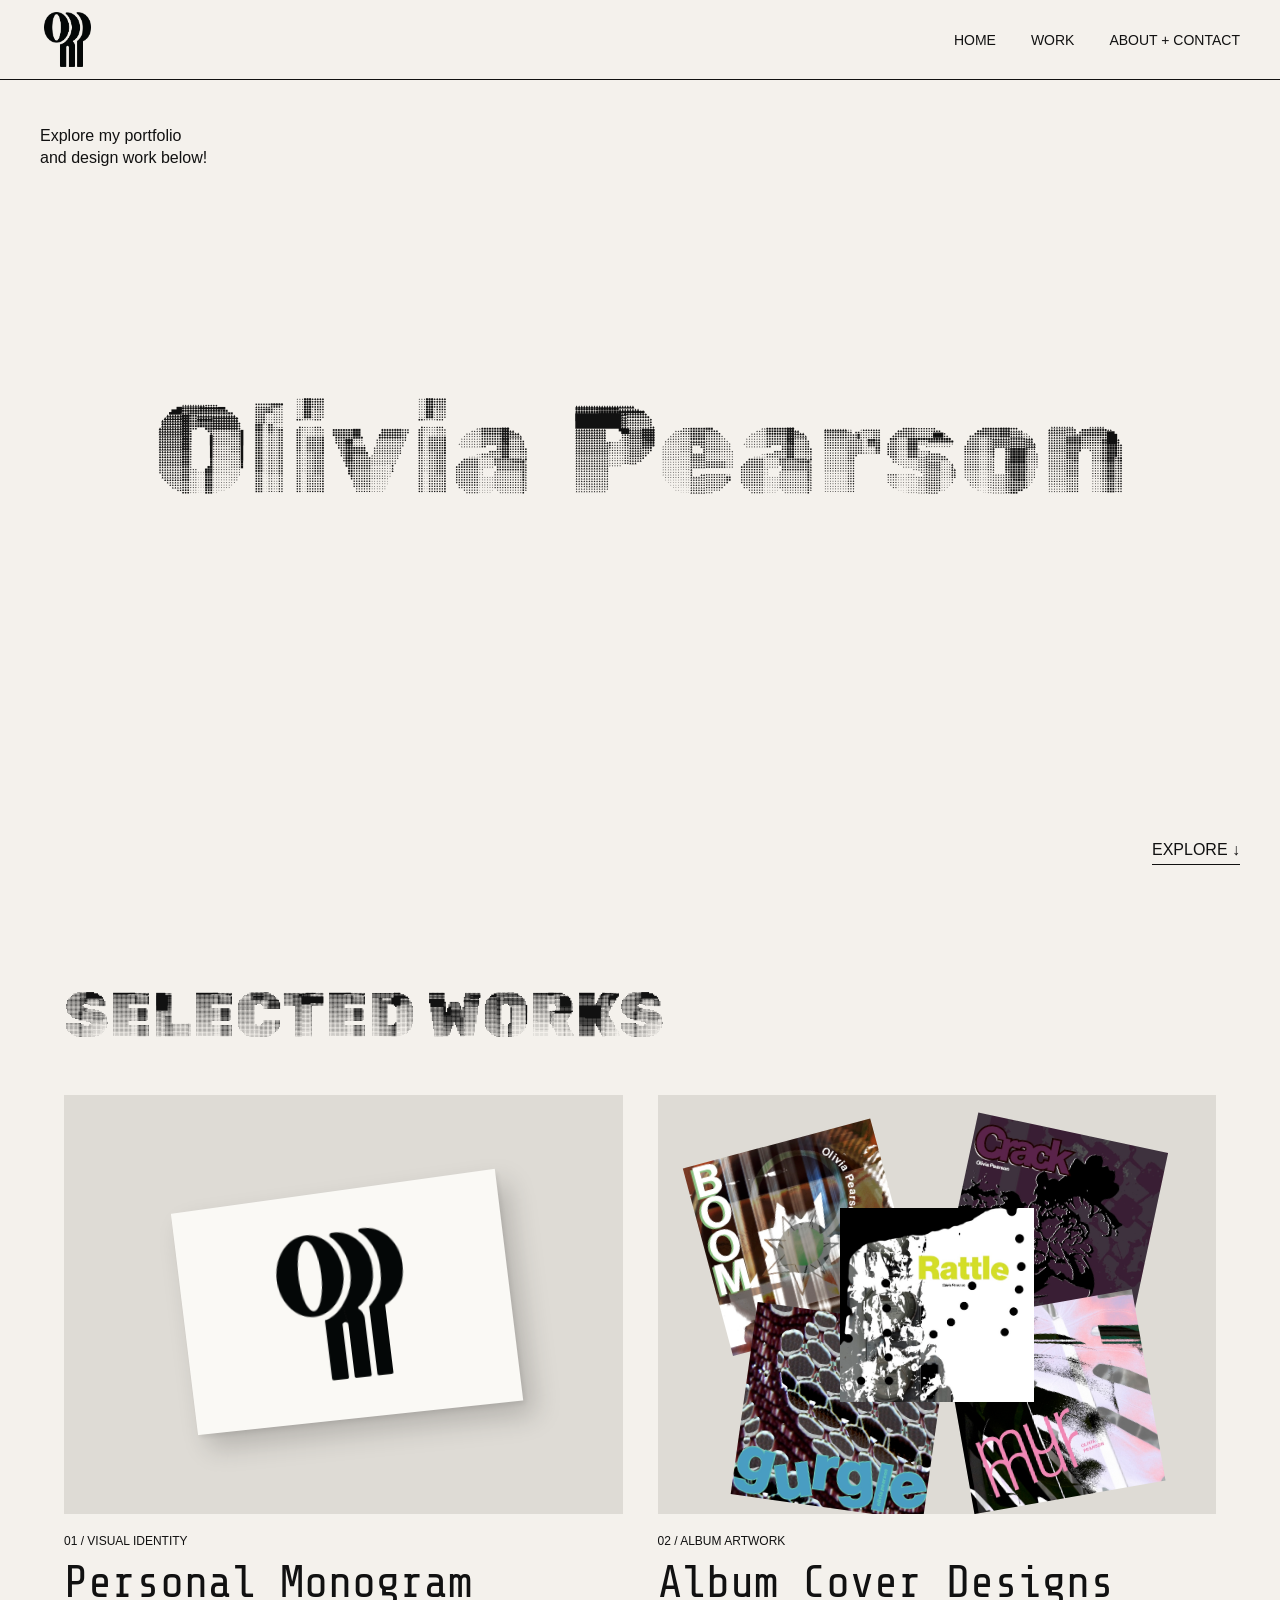
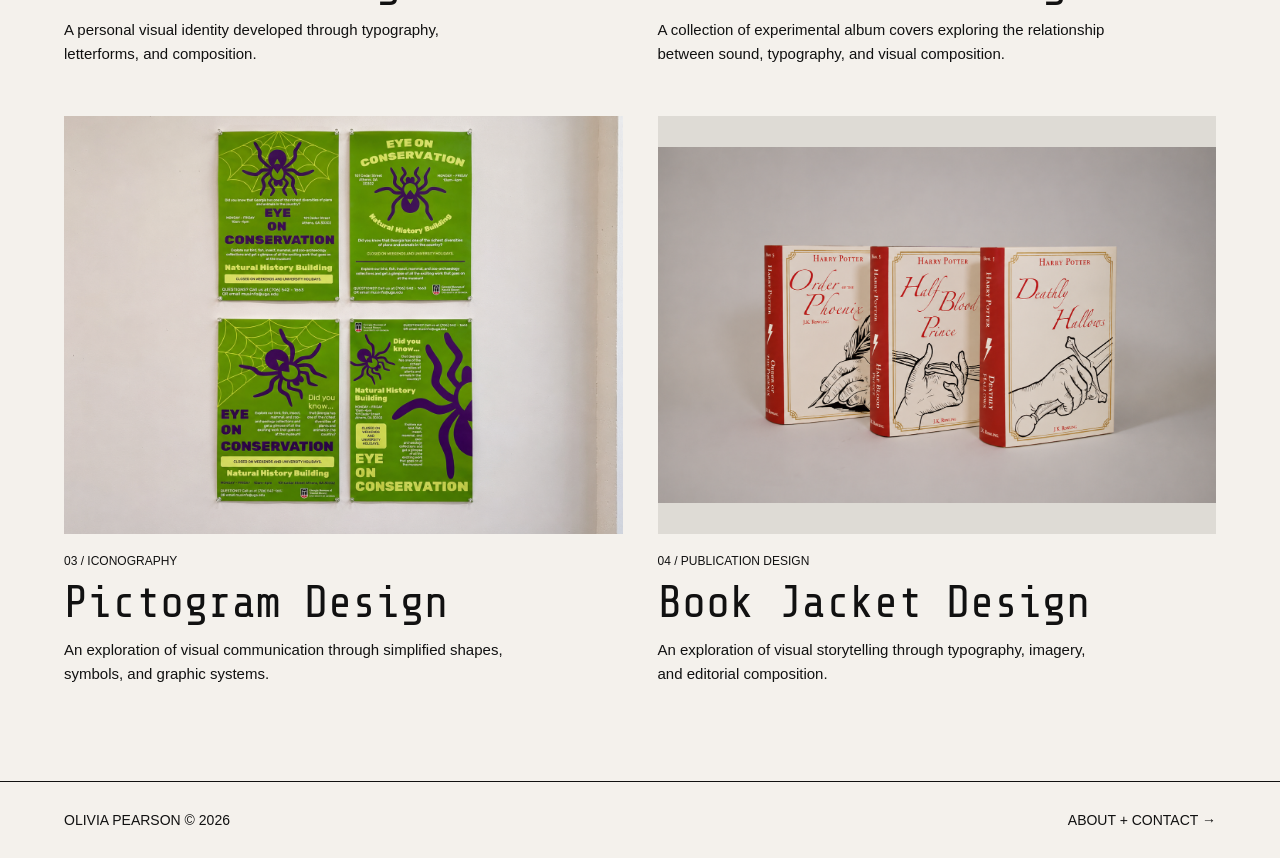
<file: index.html>
<!DOCTYPE html>
<html lang="en">

<head>
    <meta charset="UTF-8">
    <meta name="viewport"
          content="width=device-width, initial-scale=1.0">

    <title>Olivia Pearson | Portfolio</title>

    <!-- GOOGLE FONTS -->
    <link rel="preconnect"
          href="https://fonts.googleapis.com">

    <link rel="preconnect"
          href="https://fonts.gstatic.com"
          crossorigin>

    <link
        href="https://fonts.googleapis.com/css2?family=Rubik+80s+Fade&family=Share+Tech+Mono&display=swap"
        rel="stylesheet">

    <!-- STYLESHEET -->
    <link rel="stylesheet" href="style.css">

    <!-- INTERACTIVE TYPOGRAPHY -->
    <script src="script.js" defer></script>
</head>

<body>

    <!-- UNIVERSAL NAVIGATION -->
    <nav class="site-nav" aria-label="Main navigation">

        <a href="index.html" class="nav-logo">
            <img src="ORPmonogram.png"
                 alt="Olivia Pearson monogram">
        </a>

        <div class="nav-links">
            <a href="index.html">HOME</a>
            <a href="#selected-works">WORK</a>
            <a href="aboutme.html">ABOUT + CONTACT</a>
        </div>

    </nav>

    <!-- HERO SECTION -->
    <header class="hero">

        <p class="hero-intro">
            Explore my portfolio<br>
            and design work below!
        </p>

        <div class="hero-center">

            <h1 class="hero-title"
                id="interactive-name"
                aria-label="Olivia Pearson">
                Olivia Pearson
            </h1>

        </div>

        <a href="#selected-works" class="explore-button">
            EXPLORE ↓
        </a>

    </header>

    <!-- SELECTED WORKS -->
    <main id="selected-works" class="works-section">

        <div class="section-heading">
            <h2>SELECTED WORKS</h2>
        </div>

        <!-- ALL FOUR PROJECTS INSIDE GRID -->
        <div class="projects">

            <!-- PROJECT 01: PERSONAL MONOGRAM -->
            <article class="project">

                <a href="monogram.html"
                   class="project-image monogram-preview"
                   aria-label="View Personal Monogram case study">

                    <div class="mockup-card">
                        <img src="ORPmonogram.png"
                             alt="ORP personal monogram">
                    </div>

                    <span class="image-overlay">
                        VIEW CASE STUDY
                    </span>

                </a>

                <div class="description">

                    <span class="project-number">
                        01 / VISUAL IDENTITY
                    </span>

                    <h3>
                        <a href="monogram.html">
                            Personal Monogram
                        </a>
                    </h3>

                    <p>
                        A personal visual identity developed
                        through typography, letterforms,
                        and composition.
                    </p>

                </div>

            </article>

            <!-- PROJECT 02: ALBUM COVER DESIGNS -->
            <article class="project">

                <a href="Albums.html"
                   class="album-preview"
                   aria-label="View Album Cover Designs case study">

                    <div class="album-gallery">

                        <img src="BOOM.jpg"
                             alt="Boom album cover">

                        <img src="Crack.jpg"
                             alt="Crack album cover">

                        <img src="Gurgle.jpg"
                             alt="Gurgle album cover">

                        <img src="Murmur.jpg"
                             alt="Murmur album cover">

                        <img src="Rattle.jpg"
                             alt="Rattle album cover">

                    </div>

                    <span class="image-overlay">
                        VIEW CASE STUDY
                    </span>

                </a>

                <div class="description">

                    <span class="project-number">
                        02 / ALBUM ARTWORK
                    </span>

                    <h3>
                        <a href="Albums.html">
                            Album Cover Designs
                        </a>
                    </h3>

                    <p>
                        A collection of experimental album covers
                        exploring the relationship between sound,
                        typography, and visual composition.
                    </p>

                </div>

            </article>

            <!-- PROJECT 03: PICTOGRAM DESIGN -->
            <article class="project">

                <a href="Pictogram.html"
                   class="project-image new-project-preview"
                   aria-label="View Pictogram Design case study">

                    <img src="Picogram.png"
                         alt="Pictogram design project">

                    <span class="image-overlay">
                        VIEW CASE STUDY
                    </span>

                </a>

                <div class="description">

                    <span class="project-number">
                        03 / ICONOGRAPHY
                    </span>

                    <h3>
                        <a href="Pictogram.html">
                            Pictogram Design
                        </a>
                    </h3>

                    <p>
                        An exploration of visual communication
                        through simplified shapes, symbols,
                        and graphic systems.
                    </p>

                </div>

            </article>

            <!-- PROJECT 04: BOOK JACKET DESIGN -->
            <article class="project">

                <a href="Book.html"
                   class="project-image new-project-preview"
                   aria-label="View Book Jacket Design case study">

                    <img src="goldframe.png"
                         alt="Book jacket design project">

                    <span class="image-overlay">
                        VIEW CASE STUDY
                    </span>

                </a>

                <div class="description">

                    <span class="project-number">
                        04 / PUBLICATION DESIGN
                    </span>

                    <h3>
                        <a href="Book.html">
                            Book Jacket Design
                        </a>
                    </h3>

                    <p>
                        An exploration of visual storytelling
                        through typography, imagery, and
                        editorial composition.
                    </p>

                </div>

            </article>

        </div>
        <!-- END PROJECT GRID -->

    </main>
    <!-- END SELECTED WORKS -->

    <!-- FOOTER -->
    <footer>

        <p>OLIVIA PEARSON © 2026</p>

        <a href="aboutme.html">
            ABOUT + CONTACT →
        </a>

    </footer>

</body>
</html>
</file>
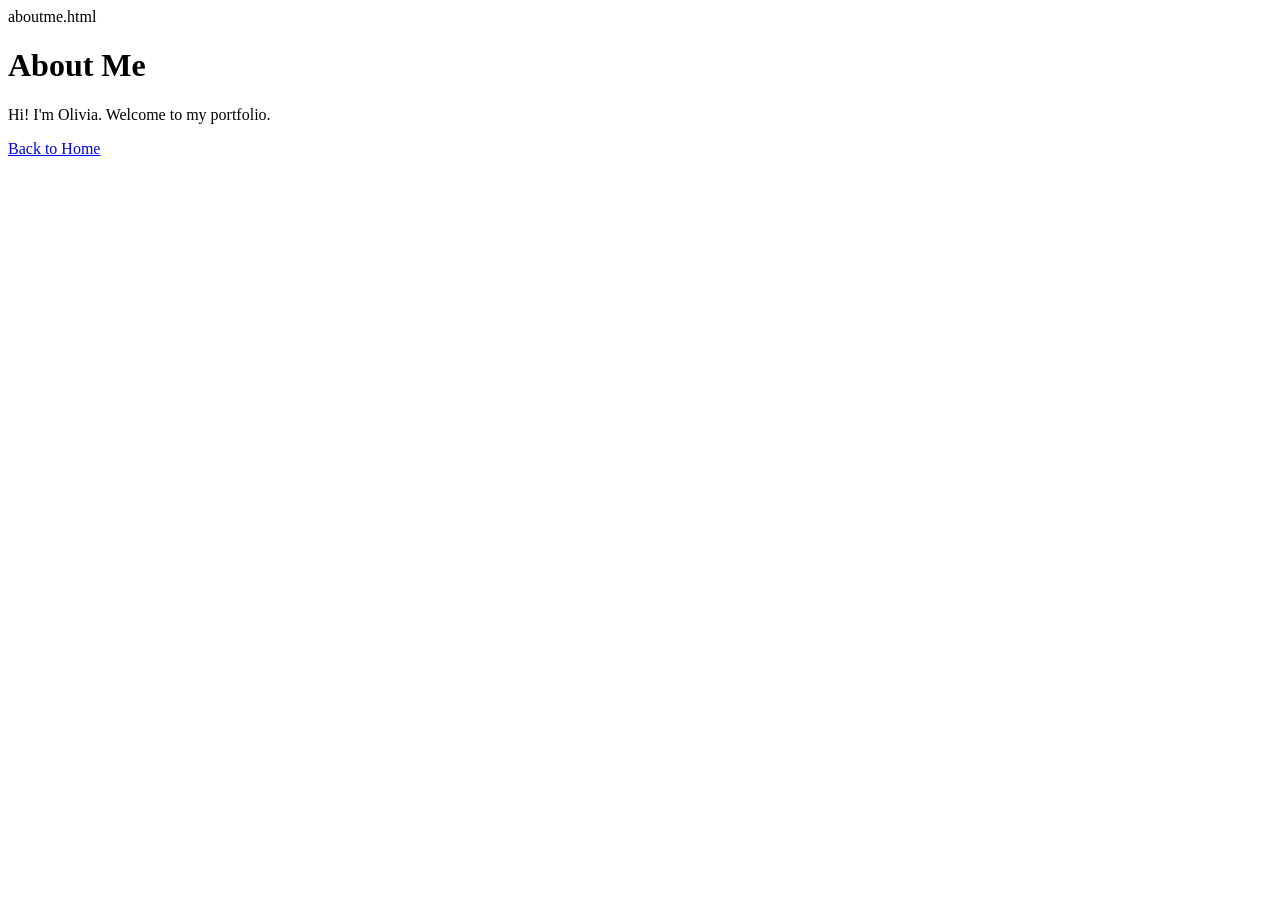
<file: about.html>
aboutme.html

<!DOCTYPE html>
<html>
<head>
    <title>About Me</title>
</head>

<body>

    <h1>About Me</h1>

    <p>Hi! I'm Olivia. Welcome to my portfolio.</p>

    <a href="index.html">Back to Home</a>

</body>
</html>
</file>
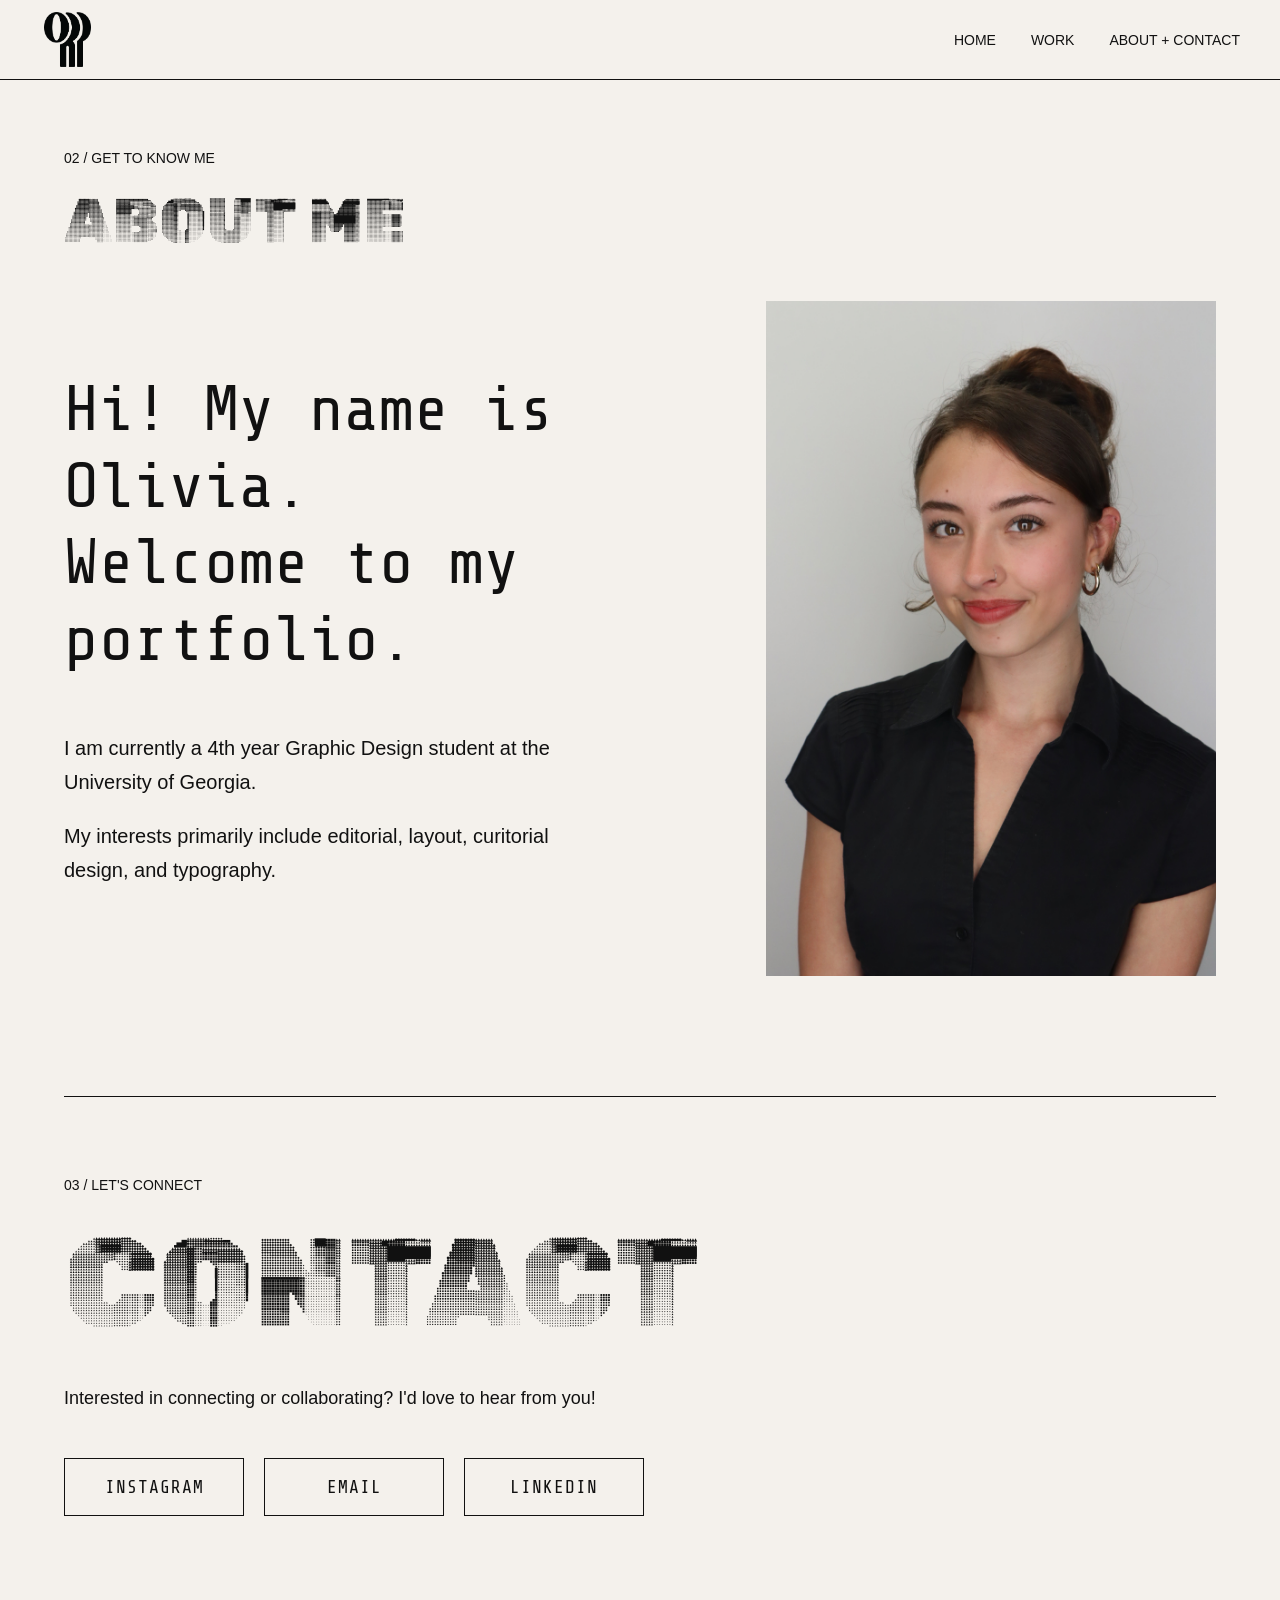
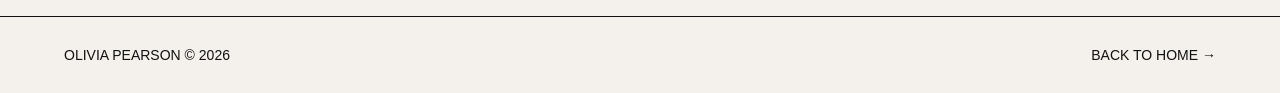
<file: aboutme.html>
<!DOCTYPE html>
<html lang="en">

<head>
    <meta charset="UTF-8">
    <meta name="viewport" content="width=device-width, initial-scale=1.0">

    <title>About + Contact | Olivia Pearson</title>

    
<link rel="preconnect" href="https://fonts.googleapis.com">
<link rel="preconnect" href="https://fonts.gstatic.com" crossorigin>

<link href="https://fonts.googleapis.com/css2?family=Rubik+80s+Fade&family=Share+Tech+Mono&display=swap"
      rel="stylesheet">


    <link rel="stylesheet" href="style.css">
</head>

<body>

    <!-- UNIVERSAL NAVIGATION -->
    <nav class="site-nav" aria-label="Main navigation">

        <a href="index.html" class="nav-logo">
            <img src="ORPmonogram.png" alt="Olivia Pearson monogram">
        </a>

        <div class="nav-links">
            <a href="index.html">HOME</a>
            <a href="index.html#selected-works">WORK</a>
            <a href="aboutme.html">ABOUT + CONTACT</a>
        </div>

    </nav>

    <main class="about-page">

        <!-- ABOUT -->
        <section class="about-section">

            <div class="section-heading">
                <p>02 / GET TO KNOW ME</p>
                <h1 class="page-title">ABOUT ME</h1>
            </div>

            <div class="about-container">

                <div class="about-text">

                    <h2>
                        Hi! My name is Olivia.<br>
                        Welcome to my portfolio.
                    </h2>

                    <p>
                        I am currently a 4th year Graphic Design
                        student at the University of Georgia. 
                    </p>

                    <p>
                        My interests primarily include editorial, layout, curitorial design, and typography.
                    </p>

                </div>

                <img src="Headshot.JPEG"
                     class="headshot"
                     alt="Portrait of Olivia Pearson">

            </div>

        </section>

        <!-- CONTACT -->
        
<!-- CONTACT SECTION -->
<section class="contact-section" id="contact">

    <p class="section-label">03 / LET'S CONNECT</p>

    <h2>CONTACT</h2>

    <p>
        Interested in connecting or collaborating?
        I'd love to hear from you!
    </p>

    <!-- SOCIAL BUTTONS -->
    <div class="contact-buttons">

        <!-- INSTAGRAM -->
        <a href="https://www.instagram.com/birdiexdesign/"
           class="contact-button"
           target="_blank"
           rel="noopener noreferrer">
            INSTAGRAM 
        </a>

        <!-- EMAIL -->
        <a href="mailto:pearsonoliviarose@gmail.com"
           class="contact-button">
            EMAIL 
        </a>

        <!-- LINKEDIN -->
        <a href="www.linkedin.com/in/olivia-pearson-081506247"
           class="contact-button"
           target="_blank"
           rel="noopener noreferrer">
            LINKEDIN 
        </a>

    </div>

</section>


    </main>

    <footer>
        <p>OLIVIA PEARSON © 2026</p>
        <a href="index.html">BACK TO HOME →</a>
    </footer>

</body>
</html>
</file>
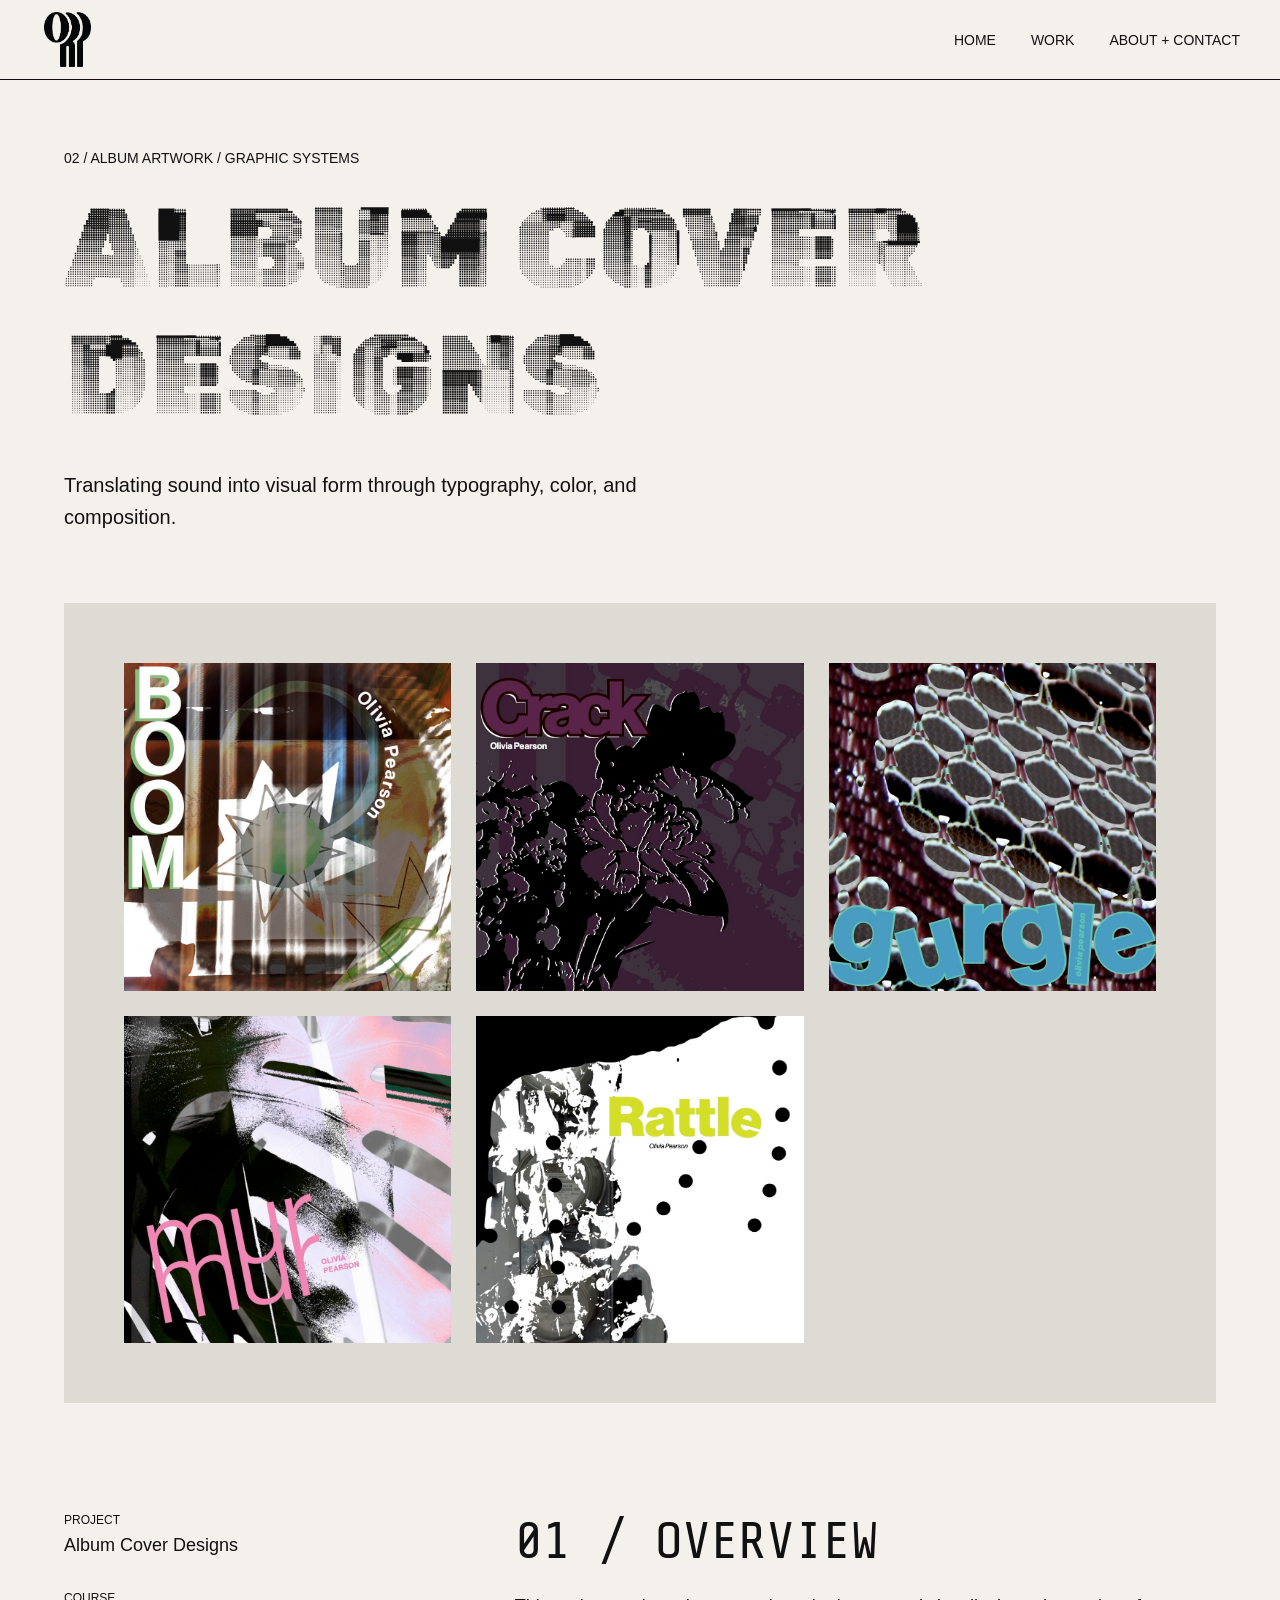
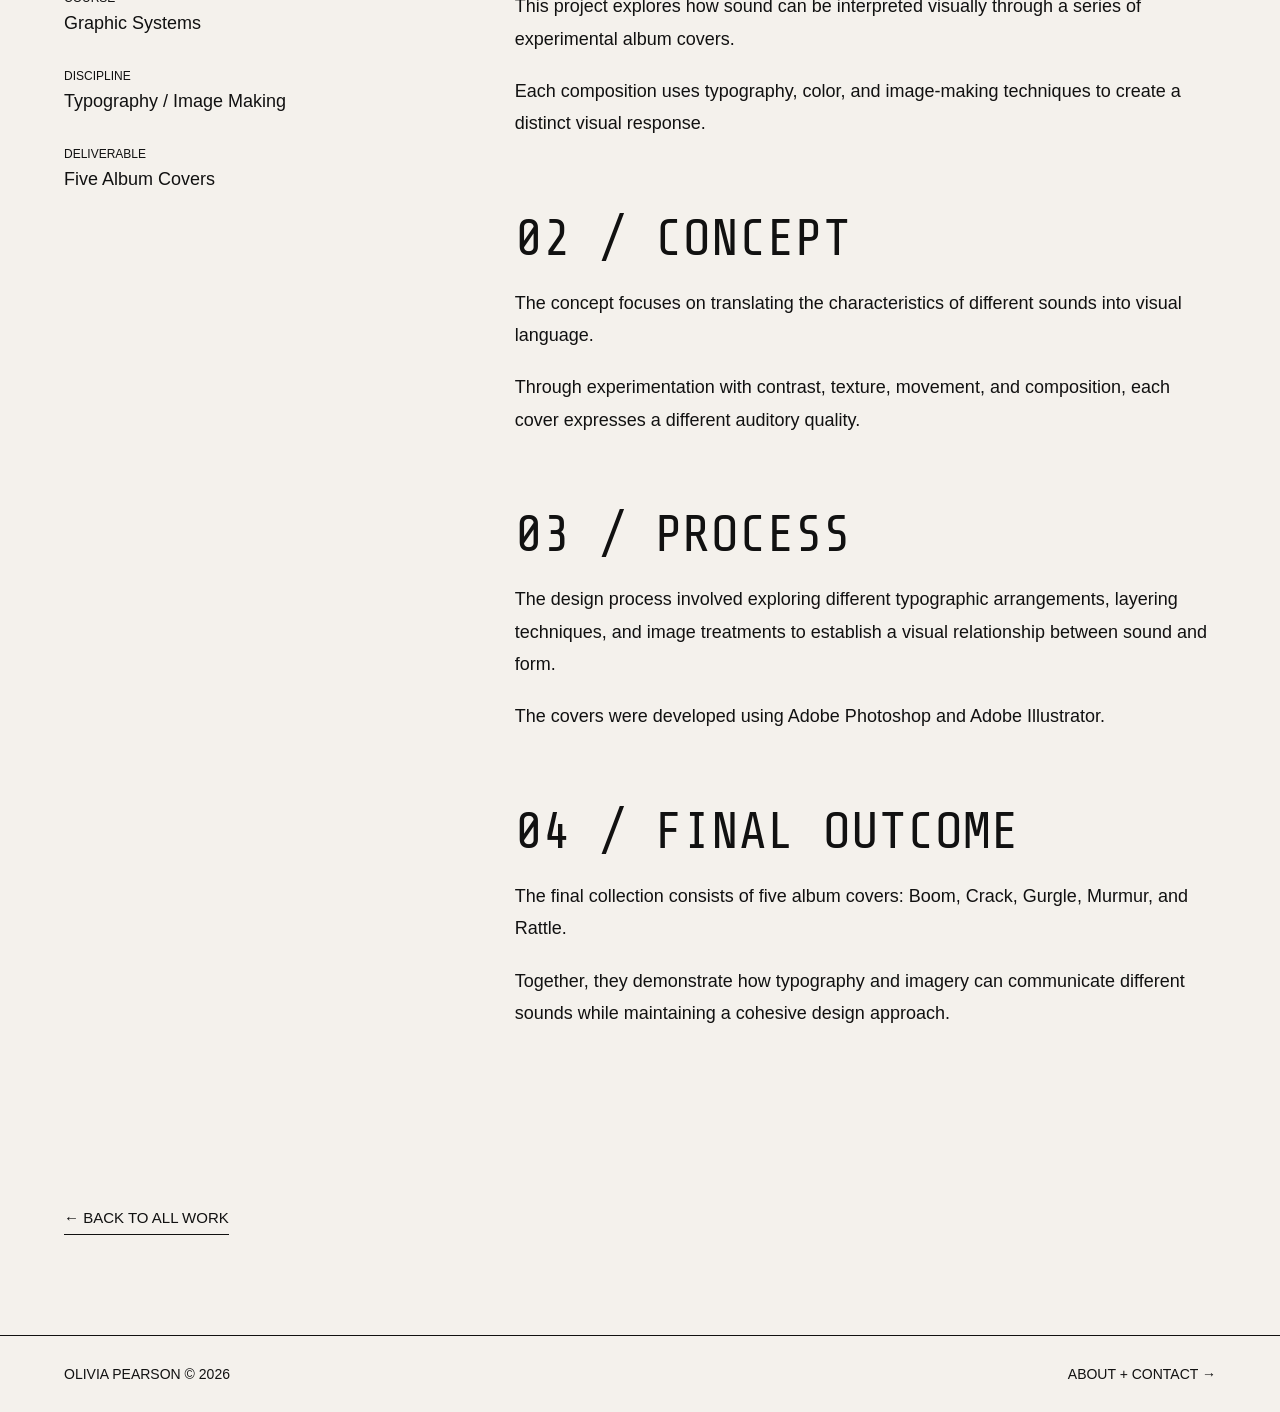
<file: Albums.html>
<!DOCTYPE html>
<html lang="en">

<head>
    <meta charset="UTF-8">
    <meta name="viewport"
          content="width=device-width, initial-scale=1.0">

    <title>Album Cover Designs | Olivia Pearson</title>

    <!-- GOOGLE FONTS -->
   
<link rel="preconnect" href="https://fonts.googleapis.com">
<link rel="preconnect" href="https://fonts.gstatic.com" crossorigin>

<link href="https://fonts.googleapis.com/css2?family=Rubik+80s+Fade&family=Share+Tech+Mono&display=swap"
      rel="stylesheet">


    <link rel="stylesheet" href="style.css">

</head>

<body>

    <!-- UNIVERSAL NAVIGATION -->
    <nav class="site-nav" aria-label="Main navigation">

        <a href="index.html" class="nav-logo">
            <img src="ORPmonogram.png"
                 alt="Olivia Pearson monogram">
        </a>

        <div class="nav-links">
            <a href="index.html">HOME</a>
            <a href="index.html#selected-works">WORK</a>
            <a href="aboutme.html">ABOUT + CONTACT</a>
        </div>

    </nav>

    <main class="case-study-page album-case-study">

        <!-- PROJECT HEADER -->
        <header class="case-study-header">

            <p class="section-label">
                02 / ALBUM ARTWORK / GRAPHIC SYSTEMS
            </p>

            <h1>ALBUM COVER DESIGNS</h1>

            <p class="case-study-intro">
                Translating sound into visual form
                through typography, color, and composition.
            </p>

        </header>

        <!-- LARGE ALBUM COVER DISPLAY -->
        <section class="album-hero">

            <div class="album-hero-grid">

                <img src="BOOM.jpg" alt="Boom album cover">
                <img src="Crack.jpg" alt="Crack album cover">
                <img src="Gurgle.jpg" alt="Gurgle album cover">
                <img src="Murmur.jpg" alt="Murmur album cover">
                <img src="Rattle.jpg" alt="Rattle album cover">

            </div>

        </section>

        <!-- CASE STUDY INFORMATION -->
        <section class="case-study-content">

            <aside class="case-study-sidebar">

                <p>PROJECT</p>
                <h3>Album Cover Designs</h3>

                <p>COURSE</p>
                <h3>Graphic Systems</h3>

                <p>DISCIPLINE</p>
                <h3>Typography / Image Making</h3>

                <p>DELIVERABLE</p>
                <h3>Five Album Covers</h3>

            </aside>

            <div class="case-study-text">

                <section>
                    <h2>01 / OVERVIEW</h2>

                    <p>
                        This project explores how sound
                        can be interpreted visually through
                        a series of experimental album covers.
                    </p>

                    <p>
                        Each composition uses typography,
                        color, and image-making techniques
                        to create a distinct visual response.
                    </p>
                </section>

                <section>
                    <h2>02 / CONCEPT</h2>

                    <p>
                        The concept focuses on translating
                        the characteristics of different
                        sounds into visual language.
                    </p>

                    <p>
                        Through experimentation with
                        contrast, texture, movement, and
                        composition, each cover expresses
                        a different auditory quality.
                    </p>
                </section>

                <section>
                    <h2>03 / PROCESS</h2>

                    <p>
                        The design process involved exploring
                        different typographic arrangements,
                        layering techniques, and image
                        treatments to establish a visual
                        relationship between sound and form.
                    </p>

                    <p>
                        The covers were developed using
                        Adobe Photoshop and Adobe Illustrator.
                    </p>
                </section>

                <section>
                    <h2>04 / FINAL OUTCOME</h2>

                    <p>
                        The final collection consists of
                        five album covers: Boom, Crack,
                        Gurgle, Murmur, and Rattle.
                    </p>

                    <p>
                        Together, they demonstrate how
                        typography and imagery can communicate
                        different sounds while maintaining
                        a cohesive design approach.
                    </p>
                </section>

            </div>

        </section>

        <!-- BACK TO WORK -->
        <a href="index.html#selected-works"
           class="back-to-work">
            ← BACK TO ALL WORK
        </a>

    </main>

    <!-- FOOTER -->
    <footer>
        <p>OLIVIA PEARSON © 2026</p>

        <a href="aboutme.html">
            ABOUT + CONTACT →
        </a>
    </footer>

</body>
</html>
</file>
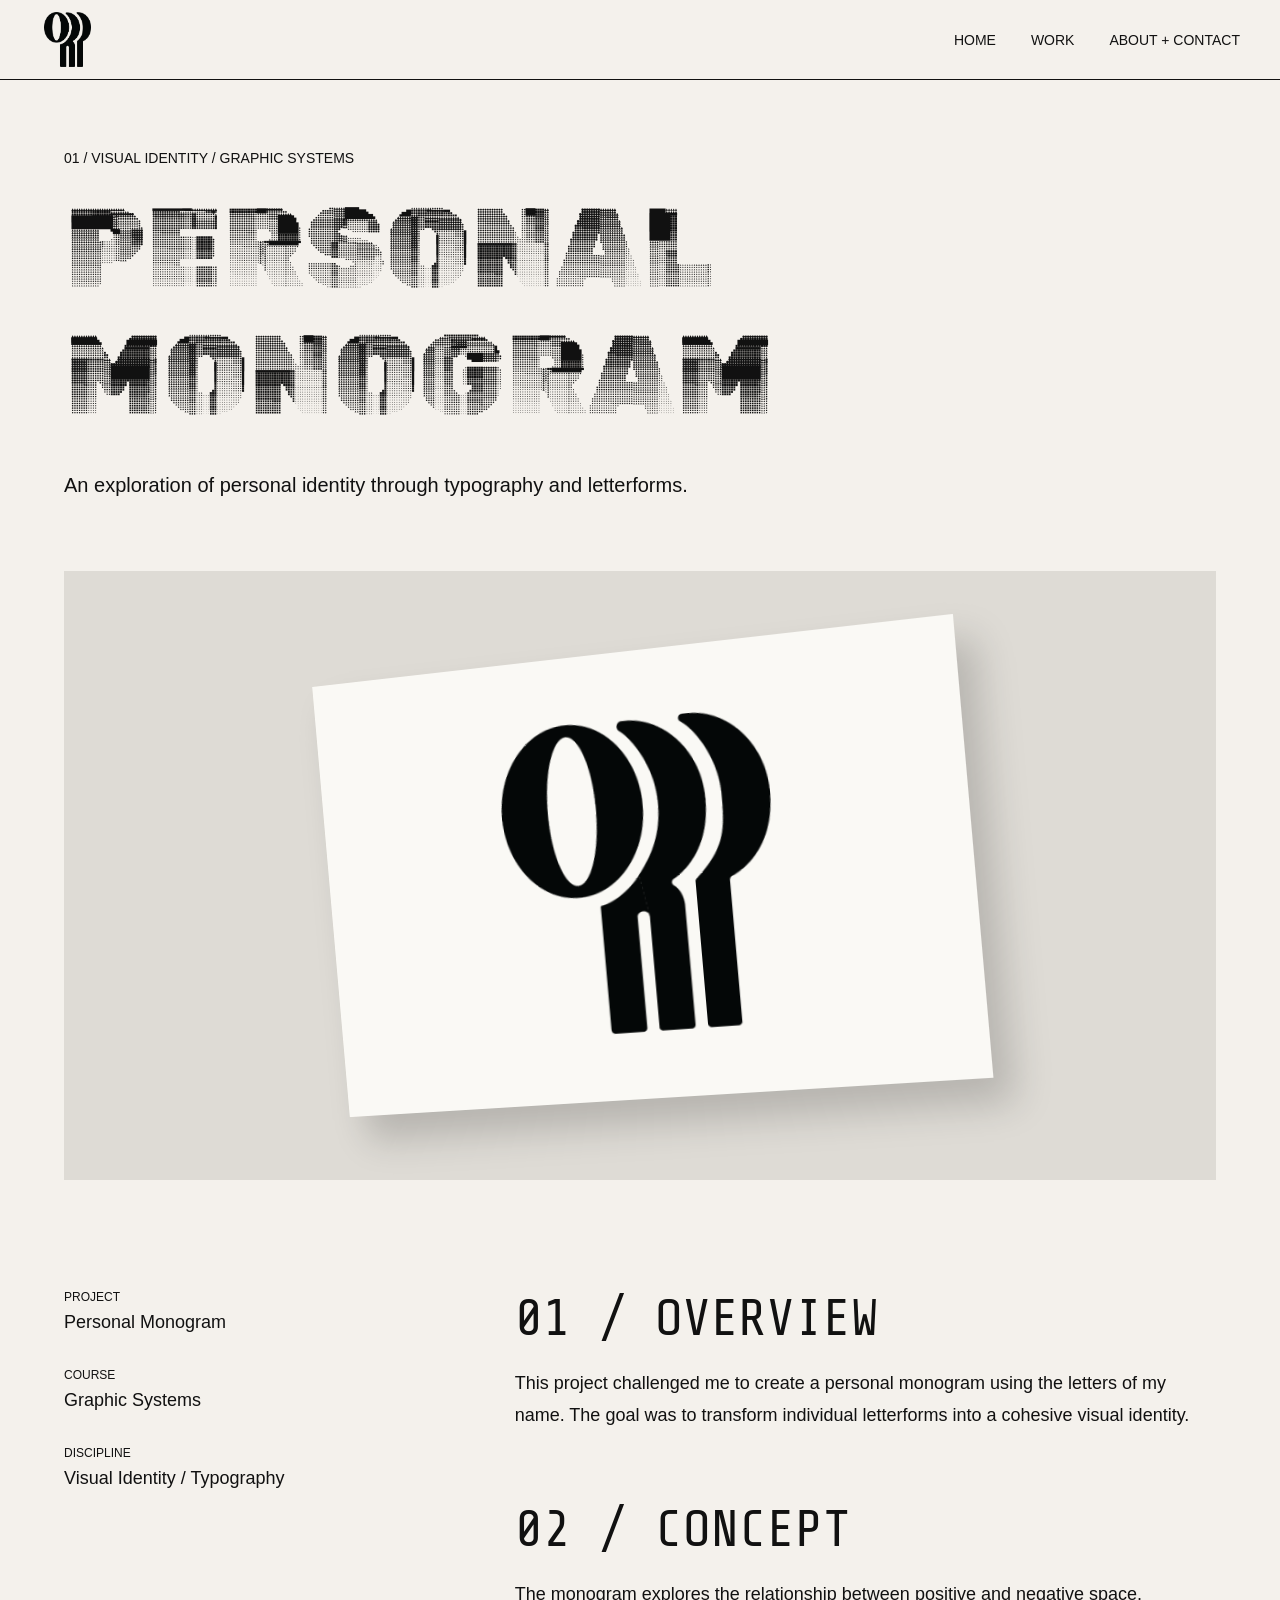
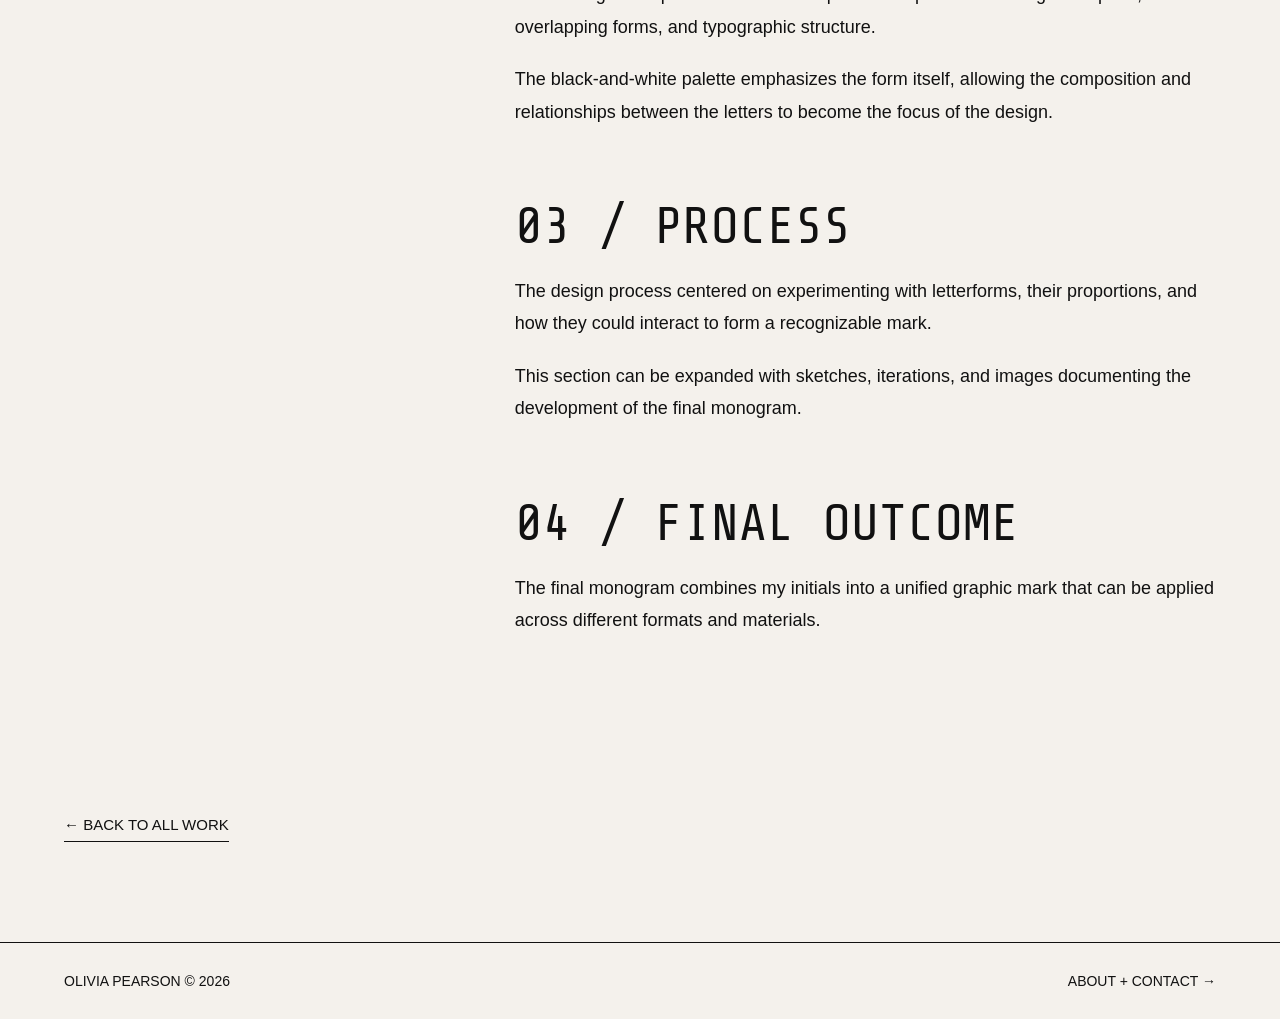
<file: Monogram.html>
<!DOCTYPE html>
<html lang="en">

<head>
    <meta charset="UTF-8">
    <meta name="viewport" content="width=device-width, initial-scale=1.0">

    <title>Personal Monogram | Olivia Pearson</title>

   
<link rel="preconnect" href="https://fonts.googleapis.com">
<link rel="preconnect" href="https://fonts.gstatic.com" crossorigin>

<link href="https://fonts.googleapis.com/css2?family=Rubik+80s+Fade&family=Share+Tech+Mono&display=swap"
      rel="stylesheet">


    <link rel="stylesheet" href="style.css">
</head>

<body>

    <!-- UNIVERSAL NAVIGATION -->
    <nav class="site-nav" aria-label="Main navigation">

        <a href="index.html" class="nav-logo">
            <img src="ORPmonogram.png" alt="Olivia Pearson monogram">
        </a>

        <div class="nav-links">
            <a href="index.html">HOME</a>
            <a href="index.html#selected-works">WORK</a>
            <a href="aboutme.html">ABOUT + CONTACT</a>
        </div>

    </nav>

    <main class="case-study-page">

        <!-- PROJECT HEADER -->
        <header class="case-study-header">

            <p class="section-label">
                01 / VISUAL IDENTITY / GRAPHIC SYSTEMS
            </p>

            <h1>PERSONAL MONOGRAM</h1>

            <p class="case-study-intro">
                An exploration of personal identity
                through typography and letterforms.
            </p>

        </header>

        <!-- MAIN MOCKUP -->
        <section class="case-study-visual">

            <div class="case-study-card">

                <img src="ORPmonogram.png"
                     alt="Final ORP personal monogram">

            </div>

        </section>

        <!-- CASE STUDY CONTENT -->
        <section class="case-study-content">

            <aside class="case-study-sidebar">

                <p>PROJECT</p>
                <h3>Personal Monogram</h3>

                <p>COURSE</p>
                <h3>Graphic Systems</h3>

                <p>DISCIPLINE</p>
                <h3>Visual Identity / Typography</h3>

            </aside>

            <div class="case-study-text">

                <section>
                    <h2>01 / OVERVIEW</h2>

                    <p>
                        This project challenged me to
                        create a personal monogram using
                        the letters of my name. The goal
                        was to transform individual
                        letterforms into a cohesive
                        visual identity.
                    </p>
                </section>

                <section>
                    <h2>02 / CONCEPT</h2>

                    <p>
                        The monogram explores the relationship
                        between positive and negative space,
                        overlapping forms, and typographic
                        structure.
                    </p>

                    <p>
                        The black-and-white palette emphasizes
                        the form itself, allowing the composition
                        and relationships between the letters
                        to become the focus of the design.
                    </p>
                </section>

                <section>
                    <h2>03 / PROCESS</h2>

                    <p>
                        The design process centered on
                        experimenting with letterforms,
                        their proportions, and how they
                        could interact to form a
                        recognizable mark.
                    </p>

                    <p>
                        This section can be expanded with
                        sketches, iterations, and images
                        documenting the development of
                        the final monogram.
                    </p>
                </section>

                <section>
                    <h2>04 / FINAL OUTCOME</h2>

                    <p>
                        The final monogram combines my
                        initials into a unified graphic
                        mark that can be applied across
                        different formats and materials.
                    </p>
                </section>

            </div>

        </section>

        <a href="index.html#selected-works"
           class="back-to-work">
            ← BACK TO ALL WORK
        </a>

    </main>

    <footer>
        <p>OLIVIA PEARSON © 2026</p>
        <a href="aboutme.html">ABOUT + CONTACT →</a>
    </footer>

</body>
</html>
</file>
<file: style.css>
/* ========================================
   GLOBAL STYLES
======================================== */

* {
    box-sizing: border-box;
}

html {
    scroll-behavior: smooth;
}

body {
    margin: 0;
    padding: 0;
    background-color: #f4f1ec;
    color: #111;
    font-family: Arial, Helvetica, sans-serif;
    overflow-x: hidden;
}

h1, h2, h3, p {
    margin-top: 0;
}

a {
    color: inherit;
    text-decoration: none;
}

img {
    display: block;
    max-width: 100%;
    height: auto;
}

/* ========================================
   UNIVERSAL NAVIGATION
======================================== */

.site-nav {
    position: fixed;
    top: 0;
    left: 0;
    width: 100%;
    height: 80px;

    display: flex;
    justify-content: space-between;
    align-items: center;

    padding: 0 40px;
    background-color: #f4f1ec;
    border-bottom: 1px solid #111;
    z-index: 100;
}

.nav-logo {
    display: flex;
    align-items: center;
    justify-content: center;
    flex-shrink: 0;
}

.nav-logo img {
    width: 55px;
    height: 55px;
    object-fit: contain;
    transition: transform 0.3s ease;
}

.nav-logo:hover img {
    transform: scale(1.1);
}

.nav-links {
    display: flex;
    align-items: center;
    gap: 35px;
}

.nav-links a {
    font-size: 14px;
    transition: opacity 0.2s;
}

.nav-links a:hover {
    opacity: 0.5;
}

/* ========================================
   HOMEPAGE HERO
======================================== */

.hero {
    position: relative;
    width: 100%;
    min-height: 100vh;
    min-height: 100svh;
    overflow: hidden;
}

.hero-intro {
    position: absolute;
    top: 125px;
    left: 40px;
    font-size: 16px;
    line-height: 1.4;
}

.hero-center {
    position: absolute;
    top: 50%;
    left: 0;
    transform: translateY(-50%);

    width: 100%;
    display: flex;
    align-items: center;
    justify-content: center;
}

/* INTERACTIVE OLIVIA PEARSON TITLE */


/* ========================================
   BIG INTERACTIVE HOMEPAGE TITLE
======================================== */

.hero-title {
    display: flex;
    align-items: baseline;
    justify-content: center;

    width: 100%;
    margin: 0;
    padding: 0 2vw;

    font-family: "Rubik 80s Fade", system-ui;

    /* BIGGER TITLE */
    font-size: clamp(55px, 10vw, 180px);

    font-weight: 400;
    line-height: 1.3;

    white-space: nowrap;
    cursor: crosshair;
}

.hero-title .letter {
    display: inline-block;
    transform-origin: center bottom;
    transition: transform 0.12s ease-out;
    will-change: transform;
}

.hero-title .space {
    display: inline-block;
    width: 0.28em;
    flex-shrink: 0;
}


.hero-title .letter {
    display: inline-block;
    transform-origin: center bottom;
    transition: transform 0.12s ease-out;
    will-change: transform;
}

.hero-title .space {
    display: inline-block;
    width: 0.28em;
    flex-shrink: 0;
}

/* EXPLORE BUTTON */

.explore-button {
    position: absolute;
    right: 40px;
    bottom: 35px;

    font-size: 16px;
    border-bottom: 1px solid #111;
    padding-bottom: 5px;
}

.explore-button:hover {
    opacity: 0.5;
}

/* ========================================
   SELECTED WORKS
======================================== */

.works-section {
    padding: 80px 5%;
    scroll-margin-top: 80px;
}

.section-heading {
    margin-bottom: 45px;
}

.section-heading p,
.section-label {
    font-size: 14px;
    margin-bottom: 20px;
}

.section-heading h2,
.page-title {
    font-family: "Rubik 80s Fade", system-ui;
    font-size: clamp(38px, 5vw, 75px);
    font-weight: 400;
    line-height: 1.1;
    margin: 0;
}

/* ========================================
   TWO-COLUMN PROJECT GRID
======================================== */

.projects {
    display: grid;
    grid-template-columns: repeat(2, minmax(0, 1fr));
    gap: 35px;
}

.project,
.project.reverse {
    display: flex;
    flex-direction: column;
    align-items: stretch;
    gap: 20px;
    min-width: 0;
}

/* PROJECT PREVIEW DIMENSIONS */

.project-image,
.collage-carousel,
.album-preview {
    width: 100%;
    aspect-ratio: 4 / 3;
}

/* ========================================
   PROJECT DESCRIPTIONS
======================================== */

.description {
    width: 100%;
    min-width: 0;
}

.project-number {
    display: block;
    font-size: 12px;
    margin-bottom: 10px;
}

/* SHARE TECH MONO PROJECT TITLES */

.description h3 {
    font-family: "Share Tech Mono", monospace;
    font-size: clamp(32px, 3.5vw, 52px);
    font-weight: 400;
    line-height: 1.1;
    margin: 0 0 10px;
}

.description h3 a {
    color: inherit;
    text-decoration: none;
}

.description h3 a:hover {
    opacity: 0.6;
}

.description p {
    font-size: 15px;
    line-height: 1.6;
    max-width: 450px;
}

.case-study-link {
    display: inline-block;
    margin-top: 25px;
    padding-bottom: 6px;

    font-size: 14px;
    border-bottom: 1px solid #111;
}

.case-study-link:hover {
    opacity: 0.5;
}

/* ========================================
   PERSONAL MONOGRAM PREVIEW
======================================== */

.project-image.monogram-preview {
    position: relative;

    display: flex;
    align-items: center;
    justify-content: center;

    min-height: 0;
    padding: 35px;

    background-color: #dedbd5;

    overflow: hidden;
    perspective: 1000px;
    cursor: pointer;
}

.mockup-card {
    position: relative;

    width: 75%;
    max-width: 330px;
    aspect-ratio: 1.45;

    display: flex;
    align-items: center;
    justify-content: center;

    background-color: #faf9f5;

    box-shadow:
        10px 15px 25px rgba(0,0,0,0.18),
        2px 3px 5px rgba(0,0,0,0.08);

    transform: rotate(-7deg) rotateY(-8deg);
    transition: transform 0.5s ease;
}

.mockup-card img {
    width: 42%;
    height: 65%;
    object-fit: contain;
    padding: 0;
}

.monogram-preview:hover .mockup-card {
    transform: rotate(0deg) rotateY(0deg) scale(1.04);
}

/* ========================================
   CASE STUDY HOVER OVERLAY
======================================== */

.image-overlay {
    position: absolute;
    inset: 0;

    display: flex;
    align-items: center;
    justify-content: center;

    background: rgba(0,0,0,0.45);
    color: white;

    font-family: "Share Tech Mono", monospace;
    font-size: 15px;
    letter-spacing: 1px;

    opacity: 0;
    transition: opacity 0.3s ease;
}

.monogram-preview:hover .image-overlay,
.monogram-preview:focus-visible .image-overlay,
.album-preview:hover .image-overlay,
.album-preview:focus-visible .image-overlay {
    opacity: 1;
}

/* ========================================
   ALBUM COVER PROJECT PREVIEW
======================================== */

.album-preview {
    position: relative;

    display: flex;
    align-items: center;
    justify-content: center;

    padding: 30px;
    background-color: #dedbd5;

    overflow: hidden;
    cursor: pointer;
}

/* OVERLAPPING ALBUM COVERS */

.album-gallery {
    position: relative;

    width: 100%;
    max-width: 430px;
    height: 100%;

    display: flex;
    align-items: center;
    justify-content: center;

    transition: transform 0.4s ease;
}

.album-gallery img {
    position: absolute;

    width: 45%;
    aspect-ratio: 1 / 1;
    object-fit: cover;

    /* NO BORDERS OR SHADOWS */
    border: none;
    outline: none;
    box-shadow: none;
    background: transparent;

    transition: transform 0.4s ease;
}

/* INDIVIDUAL ALBUM POSITIONS */

.album-gallery img:nth-child(1) {
    transform: translate(-70%, -35%) rotate(-15deg);
    z-index: 1;
}

.album-gallery img:nth-child(2) {
    transform: translate(60%, -40%) rotate(12deg);
    z-index: 2;
}

.album-gallery img:nth-child(3) {
    transform: translate(-50%, 55%) rotate(8deg);
    z-index: 3;
}

.album-gallery img:nth-child(4) {
    transform: translate(60%, 50%) rotate(-10deg);
    z-index: 4;
}

.album-gallery img:nth-child(5) {
    transform: translate(0%, 0%) rotate(0deg);
    z-index: 5;
}

/* ALBUM HOVER EFFECT */

.album-preview:hover .album-gallery {
    transform: scale(1.04);
}

/* ========================================
   DIGITAL COLLAGE CAROUSEL
   (KEPT FOR COMPATIBILITY)
======================================== */

.collage-carousel {
    display: flex;
    gap: 15px;

    overflow-x: auto;
    scroll-snap-type: x mandatory;

    padding: 20px;
    background-color: #dedbd5;
    align-items: center;
}

.collage-carousel img {
    width: 100%;
    height: 100%;

    flex-shrink: 0;
    object-fit: contain;

    scroll-snap-align: start;
}

/* ========================================
   ABOUT + CONTACT PAGE
======================================== */

.about-page {
    padding: 150px 5% 100px;
}

.about-container {
    display: flex;
    align-items: center;
    justify-content: space-between;

    gap: 70px;
    padding-bottom: 120px;
}

.about-text {
    flex: 1;
    max-width: 550px;
}

/* SHARE TECH MONO ABOUT HEADING */

.about-text h2 {
    font-family: "Share Tech Mono", monospace;
    font-size: clamp(40px, 5vw, 70px);
    font-weight: 400;
    line-height: 1.2;
}

.about-text p {
    font-size: 20px;
    line-height: 1.7;
    margin-bottom: 20px;
}

.headshot {
    width: 40%;
    max-width: 450px;
    object-fit: cover;
}

/* ========================================
   CONTACT SECTION
======================================== */

.contact-section {
    border-top: 1px solid #111;
    padding-top: 80px;
    scroll-margin-top: 100px;
}

.contact-section h2 {
    font-family: "Rubik 80s Fade", system-ui;
    font-size: clamp(65px, 10vw, 140px);
    font-weight: 400;
    line-height: 1.1;
    margin: 20px 0 30px;
}

.contact-section > p:not(.section-label) {
    font-size: 18px;
    line-height: 1.6;
}

/* SHARE TECH MONO EMAIL */

.contact-email {
    display: inline-block;
    margin-top: 35px;

    font-family: "Share Tech Mono", monospace;
    font-size: clamp(35px, 5vw, 65px);

    border-bottom: 1px solid #111;
    overflow-wrap: anywhere;
}

/* ========================================
   CASE STUDY PAGES
   MONOGRAM + ALBUMS
======================================== */

.case-study-page {
    padding: 150px 5% 100px;
}

.case-study-header {
    margin-bottom: 70px;
}

.case-study-header h1 {
    font-family: "Rubik 80s Fade", system-ui;
    font-size: clamp(48px, 9vw, 130px);
    font-weight: 400;
    line-height: 1.1;

    margin: 0 0 30px;
}

.case-study-intro {
    max-width: 650px;
    font-size: 20px;
    line-height: 1.6;
}

/* ========================================
   MONOGRAM CASE STUDY MOCKUP
======================================== */

.case-study-visual {
    display: flex;
    align-items: center;
    justify-content: center;

    min-height: 600px;
    padding: 80px 30px;

    background-color: #dedbd5;
    perspective: 1200px;
}

.case-study-card {
    width: min(70%, 650px);
    aspect-ratio: 1.45;

    display: flex;
    align-items: center;
    justify-content: center;

    background-color: #faf9f5;

    box-shadow: 18px 25px 35px rgba(0,0,0,0.18);

    transform: rotate(-5deg) rotateY(-8deg);
}

.case-study-card img {
    width: 45%;
    height: 70%;
    object-fit: contain;
}

/* ========================================
   ALBUM COVER CASE STUDY GALLERY
======================================== */

.album-hero {
    width: 100%;
    padding: 60px;

    background-color: #dedbd5;
}

.album-hero-grid {
    display: grid;
    grid-template-columns: repeat(3, minmax(0, 1fr));
    gap: 25px;
}

.album-hero-grid img {
    width: 100%;
    aspect-ratio: 1 / 1;
    object-fit: cover;

    border: none;
    box-shadow: none;
}

/* ========================================
   CASE STUDY INFORMATION
======================================== */

.case-study-content {
    display: grid;
    grid-template-columns: 1fr 2fr;
    gap: 100px;

    padding: 110px 0;
}

.case-study-sidebar p {
    font-size: 12px;
    margin-bottom: 8px;
}

.case-study-sidebar h3 {
    font-size: 18px;
    font-weight: 400;
    margin: 0 0 35px;
}

.case-study-text section {
    margin-bottom: 70px;
}

/* SHARE TECH MONO SECTION HEADINGS */

.case-study-text h2 {
    font-family: "Share Tech Mono", monospace;
    font-size: clamp(38px, 4vw, 60px);
    font-weight: 400;
    margin: 0 0 20px;
}

.case-study-text p {
    max-width: 700px;
    font-size: 18px;
    line-height: 1.8;
    margin-bottom: 20px;
}

.back-to-work {
    display: inline-block;
    padding-bottom: 8px;

    font-size: 15px;
    border-bottom: 1px solid #111;
}

.back-to-work:hover {
    opacity: 0.5;
}

/* ========================================
   FOOTER
======================================== */

footer {
    display: flex;
    justify-content: space-between;
    gap: 20px;

    padding: 30px 5%;
    border-top: 1px solid #111;
}

footer p,
footer a {
    font-size: 14px;
    margin: 0;
}

/* ========================================
   TABLET
======================================== */

@media (max-width: 900px) {

    .site-nav {
        padding: 0 25px;
    }

    .nav-links {
        gap: 20px;
    }

    .projects {
        gap: 25px;
    }

    .about-container {
        gap: 35px;
    }

    .case-study-content {
        gap: 50px;
    }

    .album-hero {
        padding: 35px;
    }

    .album-hero-grid {
        grid-template-columns: repeat(2, minmax(0, 1fr));
        gap: 18px;
    }
}

/* ========================================
   MOBILE
======================================== */

@media (max-width: 600px) {

    /* NAVIGATION */

    .site-nav {
        height: 70px;
        padding: 0 18px;
    }

    .nav-logo img {
        width: 42px;
        height: 42px;
    }

    .nav-links {
        gap: 12px;
    }

    .nav-links a {
        font-size: 10px;
    }

    /* HERO */

    .hero-intro {
        top: 105px;
        left: 18px;
        right: 18px;
        font-size: 13px;
    }

    .hero-title {
        font-size: 8vw;
        padding: 0 3vw;
    }

    .explore-button {
        right: 18px;
        bottom: 25px;
        font-size: 14px;
    }

    /* SELECTED WORKS */

    .works-section {
        padding: 65px 18px;
        scroll-margin-top: 70px;
    }

    .section-heading {
        margin-bottom: 50px;
    }

    .works-section .section-heading h2 {
        font-size: 10vw;
    }

    .projects {
        grid-template-columns: 1fr;
        gap: 65px;
    }

    .project,
    .project.reverse {
        flex-direction: column;
        gap: 20px;
    }

    .project-image,
    .collage-carousel,
    .album-preview {
        width: 100%;
        aspect-ratio: 4 / 3;
    }

    .project-image.monogram-preview {
        min-height: 0;
        padding: 25px;
    }

    .mockup-card {
        width: 85%;
    }

    .description h3 {
        font-size: 42px;
    }

    .description p {
        font-size: 15px;
    }

    /* ALBUM PREVIEW */

    .album-preview {
        padding: 20px;
    }

    .album-gallery img {
        width: 42%;
    }

    /* ABOUT */

    .about-page {
        padding: 110px 18px 70px;
    }

    .about-container {
        flex-direction: column;
        gap: 40px;
        padding-bottom: 80px;
    }

    .about-text {
        width: 100%;
    }

    .about-text h2 {
        font-size: 40px;
    }

    .about-text p {
        font-size: 16px;
    }

    .headshot {
        width: 100%;
        max-width: 100%;
    }

    /* CONTACT */

    .contact-section {
        padding-top: 60px;
    }

    .contact-email {
        font-size: clamp(24px, 7vw, 40px);
    }

    /* CASE STUDIES */

    .case-study-page {
        padding: 110px 18px 70px;
    }

    .case-study-header {
        margin-bottom: 40px;
    }

    .case-study-visual {
        min-height: 350px;
        padding: 35px 20px;
    }

    .case-study-card {
        width: 90%;
    }

    .case-study-content {
        grid-template-columns: 1fr;
        gap: 50px;
        padding: 70px 0;
    }

    .case-study-text section {
        margin-bottom: 50px;
    }

    .case-study-text p {
        font-size: 16px;
    }

    /* ALBUM CASE STUDY */

    .album-hero {
        padding: 20px;
    }

    .album-hero-grid {
        grid-template-columns: repeat(2, minmax(0, 1fr));
        gap: 12px;
    }

    /* FOOTER */

    footer {
        padding: 25px 18px;
    }

    footer p,
    footer a {
        font-size: 12px;
    }
}

/* ========================================
   REDUCED MOTION
======================================== */

@media (prefers-reduced-motion: reduce) {

    html {
        scroll-behavior: auto;
    }

    .hero-title .letter,
    .mockup-card,
    .album-gallery,
    .nav-logo img {
        transition: none;
    }
}



/* ========================================
   CONTACT SOCIAL BUTTONS
======================================== */

.contact-buttons {
    display: flex;
    flex-wrap: wrap;
    gap: 20px;
    margin-top: 45px;
}

.contact-button {
    display: inline-flex;
    align-items: center;
    justify-content: center;

    min-width: 180px;
    padding: 18px 30px;

    background-color: transparent;
    color: #111;
    border: 1px solid #111;

    font-family: "Share Tech Mono", monospace;
    font-size: 18px;
    font-weight: 400;
    letter-spacing: 1px;

    text-decoration: none;
    transition:
        background-color 0.3s ease,
        color 0.3s ease,
        transform 0.3s ease;
}

/* HOVER EFFECT */

.contact-button:hover {
    background-color: #111;
    color: #f4f1ec;
    transform: translateY(-3px);
}

/* KEYBOARD ACCESSIBILITY */

.contact-button:focus-visible {
    outline: 2px solid #111;
    outline-offset: 4px;
}

/* MOBILE */

@media (max-width: 600px) {

    .contact-buttons {
        flex-direction: column;
        gap: 12px;
    }

    .contact-button {
        width: 100%;
        min-width: 0;
        padding: 16px 24px;
        font-size: 17px;
    }
}



/* ========================================
   PICTOGRAM + BOOK JACKET PREVIEWS
======================================== */

.new-project-preview {
    position: relative;

    display: flex;
    align-items: center;
    justify-content: center;

    width: 100%;
    aspect-ratio: 4 / 3;

    background-color: #dedbd5;
    overflow: hidden;
    cursor: pointer;
}

.new-project-preview > img {
    width: 100%;
    height: 100%;
    object-fit: contain;

    border: none;
    box-shadow: none;

    transition: transform 0.4s ease;
}

.new-project-preview:hover > img {
    transform: scale(1.04);
}

.new-project-preview:hover .image-overlay,
.new-project-preview:focus-visible .image-overlay {
    opacity: 1;
}

/* ========================================
   PICTOGRAM + BOOK CASE STUDY IMAGES
======================================== */

.new-case-study-visual {
    display: flex;
    align-items: center;
    justify-content: center;

    width: 100%;
    min-height: 500px;
    padding: 60px;

    background-color: #dedbd5;
}

.new-case-study-visual img {
    display: block;
    width: 100%;
    max-width: 850px;
    max-height: 750px;

    object-fit: contain;
    border: none;
    box-shadow: none;
}

/* MOBILE */

@media (max-width: 600px) {

    .new-case-study-visual {
        min-height: 300px;
        padding: 25px;
    }

    .new-case-study-visual img {
        max-height: 450px;
    }
}
</file>
